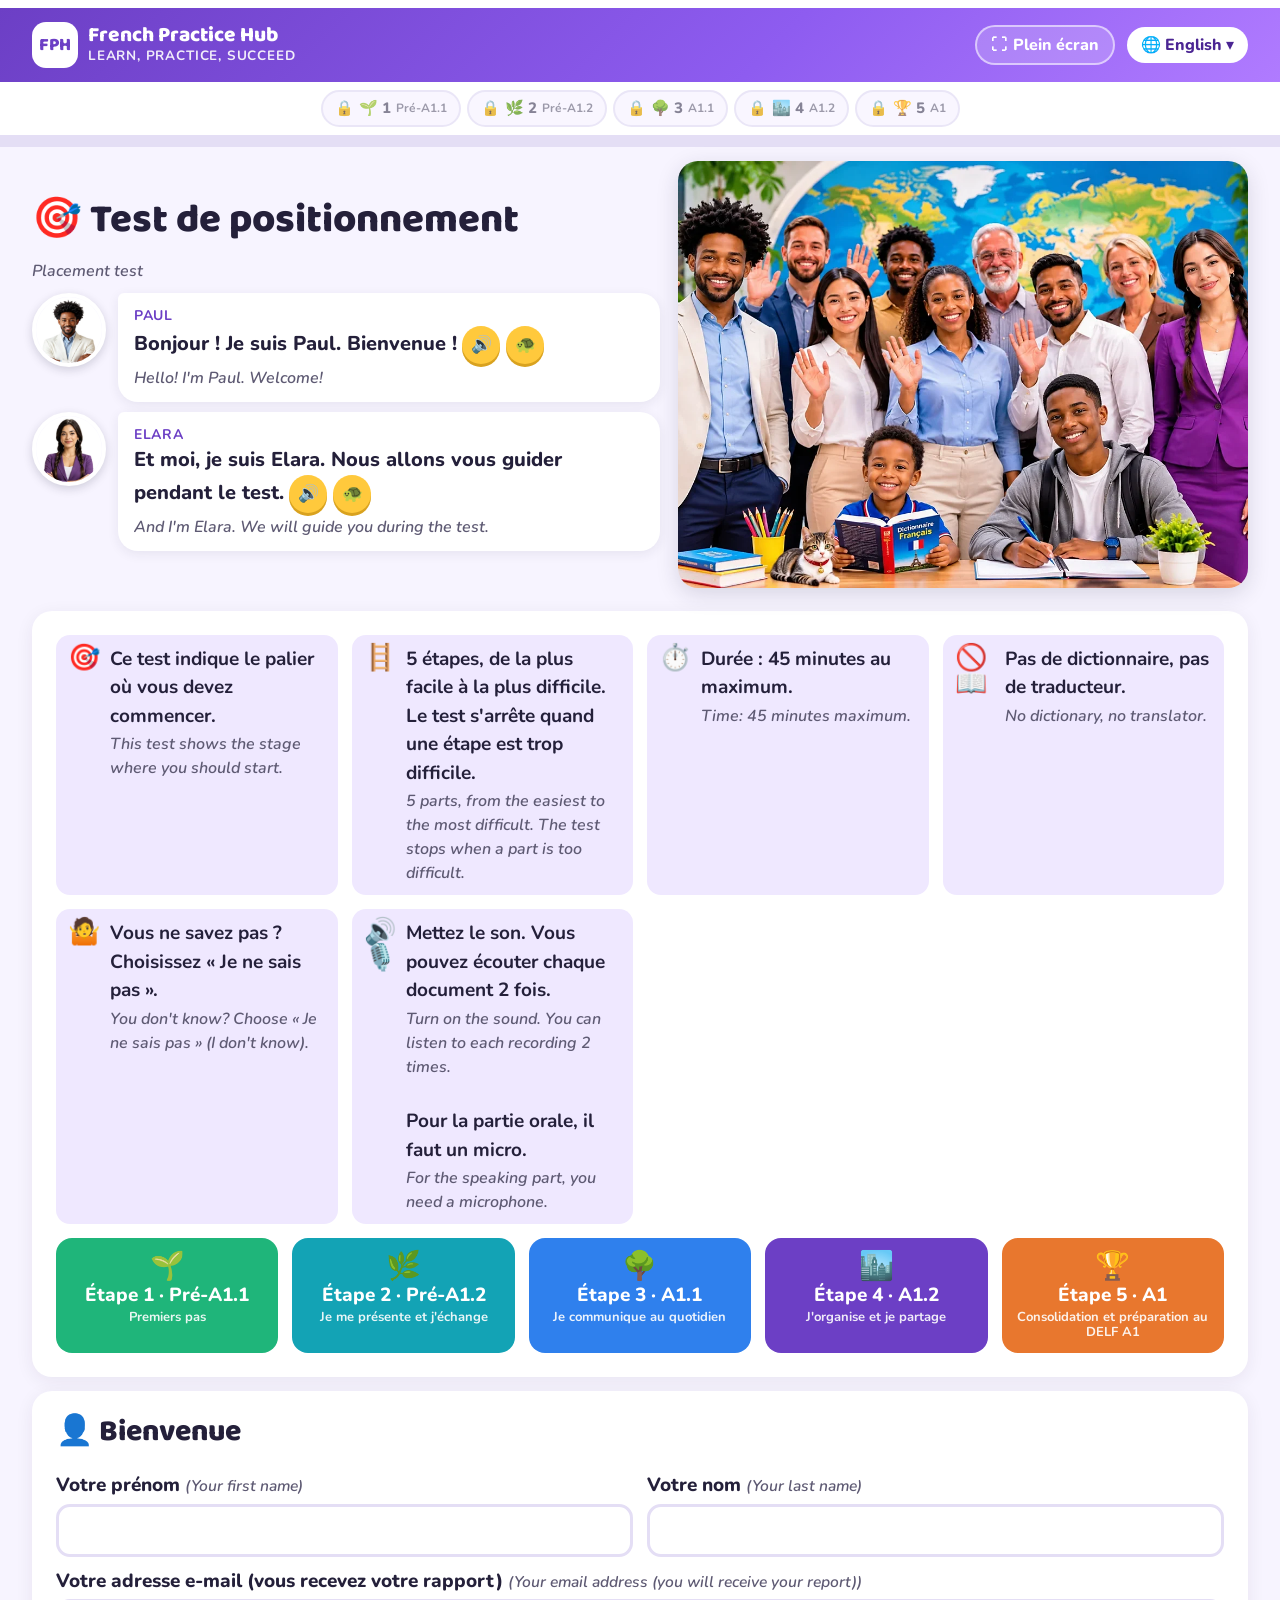
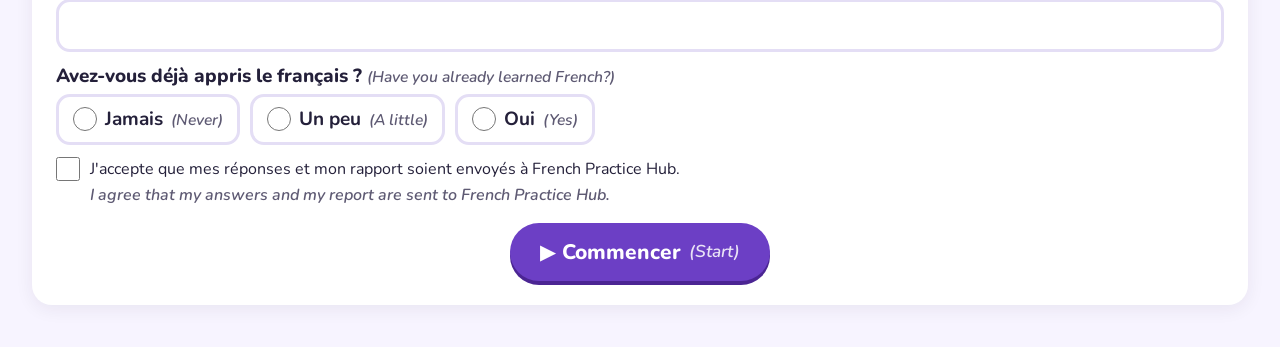
<file: index.html>
<!doctype html>
<html lang="fr">
<head>
  <meta charset="utf-8">
  <meta name="viewport" content="width=device-width, initial-scale=1">
  <title>French Practice Hub - Placement Test Pre-A1.1 to A1</title>
  <link rel="preconnect" href="https://fonts.googleapis.com">
  <link rel="preconnect" href="https://fonts.gstatic.com" crossorigin>
  <link href="https://fonts.googleapis.com/css2?family=Baloo+2:wght@500;700;800&family=Nunito:wght@400;600;700;800&display=swap" rel="stylesheet">
  <link rel="stylesheet" href="style.css">
  <script src="script.js" defer></script>
</head>
<body>
  <div id="fph-pos" lang="fr"><noscript>Activez JavaScript pour passer le test.</noscript></div>
</body>
</html>
</file>
<file: style.css>
/* ===== French Practice Hub · Test de positionnement · styles isolés dans #fph-pos ===== */
#fph-pos{--violet:#6C3FC5;--violet-dark:#4B2593;--violet-soft:#EFE8FF;--jaune:#FFC93C;--corail:#FF6B6B;--vert:#1FB57A;--vert-soft:#E3F8EF;--rouge-soft:#FFE8E8;--bleu:#2F80ED;--encre:#24203A;--gris:#5E5A73;--fond:#F7F4FF;--bord:#E4DEF5;
 display:block;width:100%;max-width:100%;overflow-x:clip;text-align:left;-webkit-text-size-adjust:100%;text-size-adjust:100%;letter-spacing:normal;word-spacing:normal;text-transform:none;scroll-margin-top:90px;
 font-family:'Nunito',system-ui,sans-serif;color:var(--encre);background:var(--fond);line-height:1.5;font-size:19px;border-radius:22px;position:relative}
#fph-pos *{box-sizing:border-box}
#fph-pos button,#fph-pos input,#fph-pos textarea,#fph-pos select{font-family:inherit;text-transform:none;letter-spacing:normal;margin:0;max-width:100%;text-shadow:none;box-sizing:border-box}
#fph-pos button{line-height:1.25;cursor:pointer;font-size:inherit;box-shadow:none;width:auto;height:auto}
#fph-pos h1,#fph-pos h2,#fph-pos h3,#fph-pos h4{font-family:'Baloo 2',cursive;line-height:1.15;margin:0 0 .4em;color:inherit;font-weight:800;padding:0;border:0;background:none;text-transform:none;letter-spacing:normal}
#fph-pos h1{font-size:clamp(28px,5vw,40px)}#fph-pos h2{font-size:clamp(24px,4vw,30px)}#fph-pos h3{font-size:21px}
#fph-pos p{margin:0 0 .6em}
#fph-pos img{max-width:100%;height:auto;border:0;margin:0;padding:0;box-shadow:none}
#fph-pos ul,#fph-pos ol{margin:0;padding:0}
#fph-pos a{color:var(--violet-dark)}
#fph-pos input[type=text],#fph-pos input[type=email],#fph-pos textarea{font-size:19px;border:3px solid var(--bord);border-radius:14px;padding:10px 14px;background:#fff;color:var(--encre);width:100%;line-height:1.4;height:auto}
#fph-pos input:focus,#fph-pos textarea:focus{outline:none;border-color:var(--violet)}
#fph-pos input[type=checkbox],#fph-pos input[type=radio]{appearance:auto;-webkit-appearance:auto;width:24px;height:24px;flex:none;margin:0;accent-color:var(--violet)}
#fph-pos textarea{min-height:170px;resize:vertical}
#fph-pos audio{max-width:100%;height:40px}
#fph-pos .wrap{max-width:1600px;margin:0 auto;padding:14px clamp(12px,3vw,32px) 28px}
/* en-tête */
#fph-pos .top{background:linear-gradient(135deg,var(--violet),#8E5CF0 60%,#B07BFF);color:#fff;border-radius:22px 22px 0 0;padding:14px clamp(12px,3vw,32px);display:flex;align-items:center;gap:12px;flex-wrap:wrap}
#fph-pos .brand{display:flex;align-items:center;gap:10px;flex:1 1 260px;min-width:0}
#fph-pos .logo{width:46px;height:46px;border-radius:14px;background:#fff;color:var(--violet);display:flex;align-items:center;justify-content:center;font-family:'Baloo 2';font-weight:800;font-size:18px;flex:none;overflow:hidden}
#fph-pos .logo img{width:100%;height:100%;object-fit:contain}
#fph-pos .bname{font-family:'Baloo 2';font-weight:800;font-size:21px;line-height:1.05}
#fph-pos .bsub{font-size:13.5px;font-weight:700;opacity:.9;letter-spacing:.06em;text-transform:uppercase}
#fph-pos .tchip{background:var(--jaune);color:var(--encre);font-weight:800;border-radius:999px;padding:4px 12px;font-size:14px}
#fph-pos .prog{height:10px;background:var(--bord);border-radius:0;overflow:hidden}
#fph-pos .prog i{display:block;height:100%;width:0;background:linear-gradient(90deg,var(--jaune),var(--corail));transition:width .4s}
/* langues */
#fph-pos .langsel{position:relative}
#fph-pos .lbtn{background:#fff;color:var(--violet-dark);border:0;border-radius:999px;padding:8px 14px;font-weight:800;font-size:16px}
#fph-pos .lpanel{display:none;position:absolute;right:0;top:calc(100% + 6px);z-index:50;background:#fff;color:var(--encre);border-radius:16px;box-shadow:0 12px 40px rgba(36,32,58,.25);width:min(360px,86vw);padding:10px}
#fph-pos .lpanel.open{display:block}
#fph-pos .lpanel input{font-size:16px;padding:8px 10px;border:2px solid var(--bord);border-radius:10px;width:100%}
#fph-pos .llist{max-height:320px;overflow:auto;margin-top:8px}
#fph-pos .lopt{display:flex;gap:10px;align-items:center;width:100%;text-align:left;border:0;background:none;padding:8px;border-radius:10px;font-size:16px}
#fph-pos .lopt:hover,#fph-pos .lopt.act{background:var(--violet-soft)}#fph-pos .lopt.on{background:var(--violet-soft);font-weight:800}
#fph-pos .lopt .fl{font-size:22px}#fph-pos .lopt .ll{color:var(--gris)}#fph-pos .lopt .nat{display:block;font-size:13px;opacity:.75}
#fph-pos .tr,#fph-pos .tri{color:var(--gris);font-style:italic;font-weight:600}
#fph-pos .tr{display:block;font-size:16px;margin-top:2px}#fph-pos .tri{font-size:.82em}
html[data-tr=fr] #fph-pos .tr,html[data-tr=fr] #fph-pos .tri{display:none}
/* cartes, boutons */
#fph-pos .card{background:#fff;border-radius:20px;padding:clamp(14px,2.6vw,24px);box-shadow:0 4px 18px rgba(36,32,58,.07);margin:14px 0}
#fph-pos .btn{display:inline-flex;align-items:center;justify-content:center;gap:8px;border:0;border-radius:999px;padding:12px 22px;font-weight:800;font-size:18px;background:var(--violet);color:#fff;text-decoration:none;transition:transform .12s,box-shadow .12s;box-shadow:0 4px 0 var(--violet-dark)}
#fph-pos .btn:hover{transform:translateY(-1px)}#fph-pos .btn:active{transform:translateY(2px);box-shadow:0 1px 0 var(--violet-dark)}
#fph-pos .btn.jaune{background:var(--jaune);color:var(--encre);box-shadow:0 4px 0 #D9A21F}
#fph-pos .btn.vert{background:var(--vert);box-shadow:0 4px 0 #148a5b}
#fph-pos .btn.sec{background:#fff;color:var(--violet-dark);box-shadow:inset 0 0 0 3px var(--violet)}
#fph-pos .btn.rouge{background:var(--corail);box-shadow:0 4px 0 #d94c4c}
#fph-pos .btn.sm{padding:8px 14px;font-size:16px}
#fph-pos .btn.big{padding:16px 30px;font-size:21px}
#fph-pos .btn[disabled]{opacity:.45;cursor:not-allowed;transform:none}
#fph-pos .btn .tri{color:inherit;opacity:.85}
#fph-pos .row{display:flex;flex-wrap:wrap;gap:10px;align-items:center}
#fph-pos .center{justify-content:center;text-align:center}
#fph-pos .small{font-size:15px;color:var(--gris)}
#fph-pos .grid{display:grid;gap:14px}
#fph-pos .g2{grid-template-columns:repeat(auto-fit,minmax(260px,1fr))}
#fph-pos .g3{grid-template-columns:repeat(auto-fit,minmax(200px,1fr))}
#fph-pos .g5{grid-template-columns:repeat(auto-fit,minmax(150px,1fr))}
/* guides Paul & Elara */
#fph-pos .say{display:flex;gap:12px;align-items:flex-start;margin:10px 0}
#fph-pos .av{width:74px;height:74px;border-radius:50%;object-fit:cover;flex:none;border:4px solid #fff;box-shadow:0 3px 10px rgba(36,32,58,.18);background:var(--violet-soft)}
#fph-pos .bub{background:#fff;border-radius:6px 20px 20px 20px;padding:12px 16px;box-shadow:0 3px 12px rgba(36,32,58,.08);position:relative;flex:1;min-width:0}
#fph-pos .bub b.n{display:block;font-size:14px;color:var(--violet);text-transform:uppercase;letter-spacing:.05em}
#fph-pos .bub .fr{font-weight:800;font-size:20px}
#fph-pos .au,#fph-pos .aus{display:inline-flex;gap:6px;vertical-align:middle}
#fph-pos .au button{border:0;background:var(--jaune);border-radius:50%;width:38px;height:38px;font-size:17px;box-shadow:0 3px 0 #D9A21F;padding:0}
/* accueil */
#fph-pos .hero{display:grid;grid-template-columns:1.1fr 1fr;gap:18px;align-items:center}
@media (max-width:760px){#fph-pos .hero{grid-template-columns:1fr}}
#fph-pos .hero img.ph{width:100%;border-radius:20px;aspect-ratio:4/3;object-fit:cover;box-shadow:0 6px 22px rgba(36,32,58,.15)}
#fph-pos .rule{display:flex;gap:10px;align-items:flex-start;background:var(--violet-soft);border-radius:14px;padding:10px 12px}
#fph-pos .rule .ic{font-size:26px;line-height:1}
#fph-pos .stchip{border-radius:16px;padding:12px;color:#fff;font-weight:800;text-align:center;line-height:1.2}
#fph-pos .stchip .e{font-size:28px;display:block}#fph-pos .stchip small{display:block;font-weight:700;opacity:.9;font-size:13px;margin-top:3px}
#fph-pos label.fl{display:block;font-weight:800;margin:10px 0 4px}
#fph-pos .opts{display:flex;flex-wrap:wrap;gap:10px}
#fph-pos .radio{display:flex;align-items:center;gap:8px;background:#fff;border:3px solid var(--bord);border-radius:14px;padding:8px 14px;font-weight:700;cursor:pointer}
#fph-pos .radio:has(input:checked){border-color:var(--violet);background:var(--violet-soft)}
#fph-pos .consent{display:flex;gap:10px;align-items:flex-start;margin-top:12px;font-size:16px}
#fph-pos .msg{border-radius:14px;padding:10px 14px;margin-top:10px;font-weight:700}
#fph-pos .msg.ko{background:var(--rouge-soft);color:#9b1c1c}#fph-pos .msg.ok{background:var(--vert-soft);color:#0f6b46}#fph-pos .msg.info{background:#FFF6D6}
/* étape */
#fph-pos .stbanner{border-radius:22px;color:#fff;padding:clamp(16px,3vw,26px);display:grid;grid-template-columns:auto 1fr;gap:16px;align-items:center}
#fph-pos .stbanner .big{font-size:56px;line-height:1}
#fph-pos .stbanner .k{font-weight:800;opacity:.9;text-transform:uppercase;letter-spacing:.06em;font-size:15px}
#fph-pos .secs{display:flex;flex-wrap:wrap;gap:8px;margin-top:10px}
#fph-pos .secs span{background:rgba(255,255,255,.22);border-radius:999px;padding:5px 12px;font-weight:800;font-size:15px}
#fph-pos .fils{display:flex;flex-wrap:wrap;gap:8px}
#fph-pos .fils span{background:var(--violet-soft);color:var(--violet-dark);border-radius:999px;padding:5px 12px;font-weight:800;font-size:15px}
/* question */
#fph-pos .qhead{display:flex;flex-wrap:wrap;gap:8px;align-items:center;justify-content:space-between;margin-bottom:6px}
#fph-pos .pill{border-radius:999px;padding:5px 12px;font-weight:800;font-size:15px;background:var(--violet-soft);color:var(--violet-dark)}
#fph-pos .dots{display:flex;gap:5px;flex-wrap:wrap}
#fph-pos .dots i{width:14px;height:14px;border-radius:50%;background:var(--bord);display:inline-block}
#fph-pos .dots i.on{background:var(--violet)}#fph-pos .dots i.cur{background:var(--jaune);transform:scale(1.25)}
#fph-pos .cons{display:flex;gap:12px;align-items:center;background:#FFF6D6;border-radius:16px;padding:10px 14px;margin:6px 0 12px}
#fph-pos .cons .ic{font-size:28px;line-height:1}
#fph-pos .cons .fr{font-weight:800;font-size:19px}
#fph-pos .qbody{display:grid;grid-template-columns:minmax(0,1fr) minmax(0,1.15fr);gap:18px;align-items:start}
#fph-pos .qbody.one{grid-template-columns:1fr}
@media (max-width:760px){#fph-pos .qbody{grid-template-columns:1fr}}
#fph-pos .qimg{width:100%;border-radius:18px;aspect-ratio:4/3;object-fit:cover;box-shadow:0 4px 16px rgba(36,32,58,.12)}
#fph-pos .listen{display:flex;align-items:center;gap:12px;flex-wrap:wrap;margin:10px 0}
#fph-pos .listen .btn{font-size:20px}
#fph-pos .qq{font-size:clamp(21px,3vw,25px);font-weight:800;margin:6px 0 12px;font-family:'Baloo 2'}
#fph-pos .choices{display:grid;gap:10px}
#fph-pos .choice{display:block;width:100%;text-align:left;border:3px solid var(--bord);background:#fff;border-radius:16px;padding:12px 16px;font-weight:800;font-size:20px;color:var(--encre)}
#fph-pos .choice:hover{border-color:var(--violet)}
#fph-pos .choice.sel{border-color:var(--violet);background:var(--violet-soft)}
#fph-pos .choice.good{border-color:var(--vert);background:var(--vert-soft)}#fph-pos .choice.bad{border-color:var(--corail);background:var(--rouge-soft)}
#fph-pos .choice.dk{font-size:16px;color:var(--gris);font-weight:700;border-style:dashed}
#fph-pos .ichoices{display:grid;grid-template-columns:repeat(3,minmax(0,1fr));gap:10px}
@media (max-width:520px){#fph-pos .ichoices{grid-template-columns:repeat(2,minmax(0,1fr))}}
#fph-pos .ichoice{border:4px solid var(--bord);border-radius:18px;background:#fff;padding:6px;position:relative}
#fph-pos .ichoice img{width:100%;aspect-ratio:4/3;object-fit:cover;border-radius:12px;display:block}
#fph-pos .ichoice .n{position:absolute;top:10px;left:10px;background:var(--violet);color:#fff;border-radius:50%;width:30px;height:30px;font-weight:800;display:flex;align-items:center;justify-content:center;font-size:16px}
#fph-pos .ichoice.sel{border-color:var(--violet);box-shadow:0 0 0 4px var(--violet-soft)}
#fph-pos .ichoice.good{border-color:var(--vert)}#fph-pos .ichoice.bad{border-color:var(--corail)}
#fph-pos .ichoice svg{width:100%;height:auto;display:block}
#fph-pos .kbd{border:2px solid var(--bord);background:#fff;border-radius:10px;padding:4px 10px;font-weight:800;font-size:17px}
#fph-pos .qfoot{display:flex;justify-content:space-between;gap:10px;flex-wrap:wrap;margin-top:16px}
/* documents */
#fph-pos .doc{border-radius:18px;padding:16px 18px;margin:0 0 10px;font-size:19px}
#fph-pos .doc.sign{background:#1E5E3B;color:#fff;text-align:center;font-family:'Baloo 2';font-weight:800;font-size:clamp(22px,3.5vw,30px);letter-spacing:.04em;border:6px solid #fff;box-shadow:0 0 0 4px #1E5E3B,0 8px 20px rgba(0,0,0,.18)}
#fph-pos .doc.menu{background:#2B2420;color:#FFF6E0;font-family:'Baloo 2';box-shadow:0 8px 20px rgba(0,0,0,.2)}
#fph-pos .doc.menu h4{text-align:center;color:var(--jaune);font-size:22px}
#fph-pos .doc.menu .mr{display:flex;justify-content:space-between;gap:8px;border-bottom:1px dashed rgba(255,246,224,.35);padding:5px 0;font-size:20px}
#fph-pos .doc.note{background:#FFFDF5;border:3px solid #F2C94C;background-image:repeating-linear-gradient(#FFFDF5 0 33px,#E9F0FB 33px 34px);line-height:34px}
#fph-pos .doc.note h4{color:var(--violet-dark);font-size:20px;line-height:1.3}
#fph-pos .doc.sms{background:#E9F0FB;border-radius:22px}
#fph-pos .doc.sms .bb{background:#fff;border-radius:6px 18px 18px 18px;padding:10px 14px;box-shadow:0 2px 8px rgba(0,0,0,.06)}
#fph-pos .doc.mail{background:#fff;border:2px solid var(--bord)}
#fph-pos .doc.mail .mh{border-bottom:2px solid var(--bord);padding-bottom:6px;margin-bottom:8px;font-size:16px;color:var(--gris)}
#fph-pos .doc.form{background:#fff;border:2px solid var(--bord)}
#fph-pos .doc.form .fr2{display:grid;grid-template-columns:40% 60%;border-bottom:1px solid var(--bord);padding:6px 0}
#fph-pos .doc.form .fr2 span:first-child{color:var(--gris);font-weight:700}
#fph-pos .doc.card{background:linear-gradient(135deg,#fff,#F3EEFF);border:2px solid var(--bord);box-shadow:0 6px 16px rgba(36,32,58,.1)}
#fph-pos .doc.card .l0{font-family:'Baloo 2';font-size:24px;font-weight:800;color:var(--violet-dark)}
#fph-pos .doc.tags{display:flex;flex-wrap:wrap;gap:10px;background:none;padding:0}
#fph-pos .doc.tags .tg{background:#FFF6D6;border:2px dashed #D9A21F;border-radius:12px;padding:8px 12px;font-weight:800}
#fph-pos .doc table{border-collapse:collapse;width:100%;font-size:17px}
#fph-pos .doc.table{background:#fff;border:2px solid var(--bord);padding:8px}
#fph-pos .doc table th,#fph-pos .doc table td{border:1px solid var(--bord);padding:6px 8px;text-align:left}
#fph-pos .doc table th{background:var(--violet-soft)}
/* production */
#fph-pos .chat{background:#E9F0FB;border-radius:20px;padding:14px}
#fph-pos .wc{font-weight:800;color:var(--violet-dark)}
#fph-pos .mic{display:flex;flex-wrap:wrap;gap:10px;align-items:center}
#fph-pos .mic .btn.on{background:var(--corail);animation:fphpulse 1s infinite}
@keyframes fphpulse{50%{box-shadow:0 0 0 10px rgba(255,107,107,.25)}}
#fph-pos .timer{font-weight:800;font-size:22px;font-variant-numeric:tabular-nums}
/* résultat d'étape */
#fph-pos .gauge{height:26px;background:var(--bord);border-radius:999px;position:relative;overflow:hidden}
#fph-pos .gauge i{position:absolute;inset:0 auto 0 0;border-radius:999px}
#fph-pos .gauge b{position:absolute;top:-4px;bottom:-4px;width:3px;background:var(--encre);left:60%}
/* rapport */
#fph-pos .report{background:#fff;border-radius:22px;overflow:hidden;box-shadow:0 6px 24px rgba(36,32,58,.1)}
#fph-pos .rhead{background:linear-gradient(135deg,var(--violet),#8E5CF0 60%,#B07BFF);color:#fff;padding:22px clamp(16px,3vw,32px);display:flex;gap:16px;align-items:center;flex-wrap:wrap}
#fph-pos .rhead .logo{width:64px;height:64px;font-size:24px}
#fph-pos .rhead .t1{font-family:'Baloo 2';font-weight:800;font-size:26px;line-height:1.05}
#fph-pos .rhead .t2{font-weight:800;letter-spacing:.08em;text-transform:uppercase;font-size:14px;opacity:.95}
#fph-pos .rhead .t3{font-size:15px;opacity:.95}
#fph-pos .rhead .rt{margin-left:auto;text-align:right}
#fph-pos .rhead .rt h2{margin:0}
#fph-pos .rbody{padding:clamp(14px,3vw,30px)}
#fph-pos .rsec{margin:0 0 22px}
#fph-pos .rsec h3{color:var(--violet-dark);border-bottom:3px solid var(--violet-soft);padding-bottom:4px}
#fph-pos .idgrid{display:grid;grid-template-columns:repeat(auto-fit,minmax(200px,1fr));gap:8px 18px;font-size:17px}
#fph-pos .idgrid span{color:var(--gris);font-weight:700}
#fph-pos .reco{border-radius:20px;padding:18px;color:#fff;display:flex;gap:16px;align-items:center;flex-wrap:wrap}
#fph-pos .reco .e{font-size:58px;line-height:1}
#fph-pos .reco .k{font-weight:800;text-transform:uppercase;letter-spacing:.06em;font-size:14px;opacity:.95}
#fph-pos .reco .p{font-family:'Baloo 2';font-weight:800;font-size:clamp(24px,4vw,32px);line-height:1.1}
#fph-pos .bars{display:grid;gap:8px}
#fph-pos .bar2{display:grid;grid-template-columns:minmax(120px,190px) 1fr 64px;gap:10px;align-items:center;font-size:16px;font-weight:700}
#fph-pos .bar2 .tk{height:18px;background:var(--bord);border-radius:999px;position:relative;overflow:hidden}
#fph-pos .bar2 .tk i{position:absolute;inset:0 auto 0 0;border-radius:999px}
#fph-pos .bar2 .tk b{position:absolute;top:0;bottom:0;width:2px;background:rgba(36,32,58,.55);left:60%}
#fph-pos .bar2 .v{text-align:right;font-variant-numeric:tabular-nums}
#fph-pos .two{display:grid;grid-template-columns:1fr 1fr;gap:14px}
@media (max-width:700px){#fph-pos .two{grid-template-columns:1fr}}
#fph-pos .box{border-radius:16px;padding:12px 16px}
#fph-pos .box.g{background:var(--vert-soft)}#fph-pos .box.r{background:#FFF0E6}#fph-pos .box.b{background:var(--violet-soft)}
#fph-pos .box li{margin:4px 0 4px 18px}
#fph-pos .prodtext{white-space:pre-wrap;background:#FFFDF5;border-left:5px solid var(--jaune);border-radius:10px;padding:10px 14px;font-size:17px}
#fph-pos .rfoot{background:var(--violet-soft);padding:12px clamp(16px,3vw,32px);font-size:14px;color:var(--gris);display:flex;justify-content:space-between;gap:10px;flex-wrap:wrap}
#fph-pos .dossier .aud{display:flex;flex-wrap:wrap;gap:10px;align-items:center;background:var(--violet-soft);border-radius:14px;padding:8px 12px;margin:6px 0}
/* professeur */
#fph-pos .tbar{background:#24203A;color:#fff;padding:8px clamp(12px,3vw,32px);display:flex;flex-wrap:wrap;gap:8px;align-items:center;font-size:15px}
#fph-pos .tbar button{border:0;border-radius:999px;padding:5px 12px;font-weight:800;font-size:14px;background:#3a3456;color:#fff}
#fph-pos .tbar button.on{background:var(--jaune);color:var(--encre)}
#fph-pos .tans{background:#E3F8EF;border:2px dashed var(--vert);border-radius:14px;padding:10px 14px;margin-top:12px;font-size:16px}
#fph-pos .kitem{border:2px solid var(--bord);border-radius:16px;padding:12px 14px;margin:10px 0;background:#fff}
#fph-pos .kitem .meta{font-size:14px;color:var(--gris);font-weight:700}
#fph-pos .kitem ol{margin:6px 0 0 22px}#fph-pos .kitem li.ok{color:#0f6b46;font-weight:800}
#fph-pos table.crit{border-collapse:collapse;width:100%;font-size:16px;margin:8px 0}
#fph-pos table.crit th,#fph-pos table.crit td{border:1px solid var(--bord);padding:7px 9px;text-align:left;vertical-align:top}
#fph-pos table.crit th{background:var(--violet);color:#fff}
#fph-pos .toast{position:fixed;left:50%;bottom:24px;transform:translateX(-50%);background:var(--encre);color:#fff;border-radius:999px;padding:10px 18px;font-weight:800;z-index:99999}
/* PDF */
#fph-pos.fph-pdf{width:760px;max-width:760px;background:#fff;border-radius:0;font-size:17px}
#fph-pos.fph-pdf .report{box-shadow:none;border-radius:0}
#fph-pos.fph-pdf .noprint{display:none!important}
.fph-printhost{display:none}
@media print{html.fph-printing body>*:not(.fph-printhost){display:none!important}html.fph-printing .fph-printhost{display:block!important}}

/* ===== 🖥️ pleine largeur et ⛶ plein écran ===== */
#fph-pos.fph-bleed{border-radius:0;position:relative}
#fph-pos.fph-bleed .top{border-radius:0}
#fph-pos .fsbtn{flex:none;background:rgba(255,255,255,.18);color:#fff;border:2px solid rgba(255,255,255,.55);border-radius:999px;padding:8px 14px;font-weight:800;font-size:16px;display:inline-flex;align-items:center;gap:6px}
#fph-pos .fsbtn:hover{background:rgba(255,255,255,.3)}
#fph-pos .fsbtn[hidden]{display:none}
@media (max-width:560px){#fph-pos .fsbtn span{display:none}#fph-pos .fsbtn{padding:8px 12px}}
#fph-pos:fullscreen{width:100vw;height:100vh;max-width:none;margin:0;border-radius:0;overflow-y:auto;overflow-x:hidden;background:var(--fond)}
#fph-pos:-webkit-full-screen{width:100vw;height:100vh;max-width:none;margin:0;border-radius:0;overflow-y:auto;overflow-x:hidden;background:var(--fond)}
#fph-pos:fullscreen .top,#fph-pos.fph-imm .top{border-radius:0;position:sticky;top:0;z-index:20}
#fph-pos.fph-imm{position:fixed!important;inset:0!important;width:100%!important;height:100%;height:100dvh;max-width:none!important;margin:0!important;border-radius:0;overflow-y:auto;overflow-x:hidden;-webkit-overflow-scrolling:touch;z-index:2147483000;background:var(--fond)}
html.fph-imm-lock,html.fph-imm-lock body{overflow:hidden!important}

/* ===== 🔒 barre des étapes de la version élève ===== */
#fph-pos .tchip.eleve{background:#fff;color:var(--violet-dark)}
#fph-pos .sbar{display:flex;gap:6px;flex-wrap:wrap;justify-content:center;padding:8px clamp(8px,2vw,24px);background:#fff;border-bottom:2px solid var(--bord)}
#fph-pos .sb{display:inline-flex;align-items:center;gap:5px;border-radius:999px;padding:5px 12px;font-weight:800;font-size:15px;border:2px solid var(--bord);background:var(--fond);color:var(--gris);white-space:nowrap}
#fph-pos .sb small{font-size:12px;font-weight:700;opacity:.8}
#fph-pos .sb.lock{opacity:.75}
#fph-pos .sb.cur{background:var(--violet);border-color:var(--violet);color:#fff}
#fph-pos .sb.ok{background:var(--vert-soft);border-color:var(--vert);color:#0E7A50}
#fph-pos .sb.stop{background:var(--rouge-soft);border-color:var(--corail);color:#B03030}
@media (max-width:560px){#fph-pos .sb small{display:none}#fph-pos .sbar{gap:4px;padding:6px 4px}#fph-pos .sb{padding:3px 7px;font-size:13px;gap:3px}#fph-pos .tchip{font-size:12px}}
</file>
